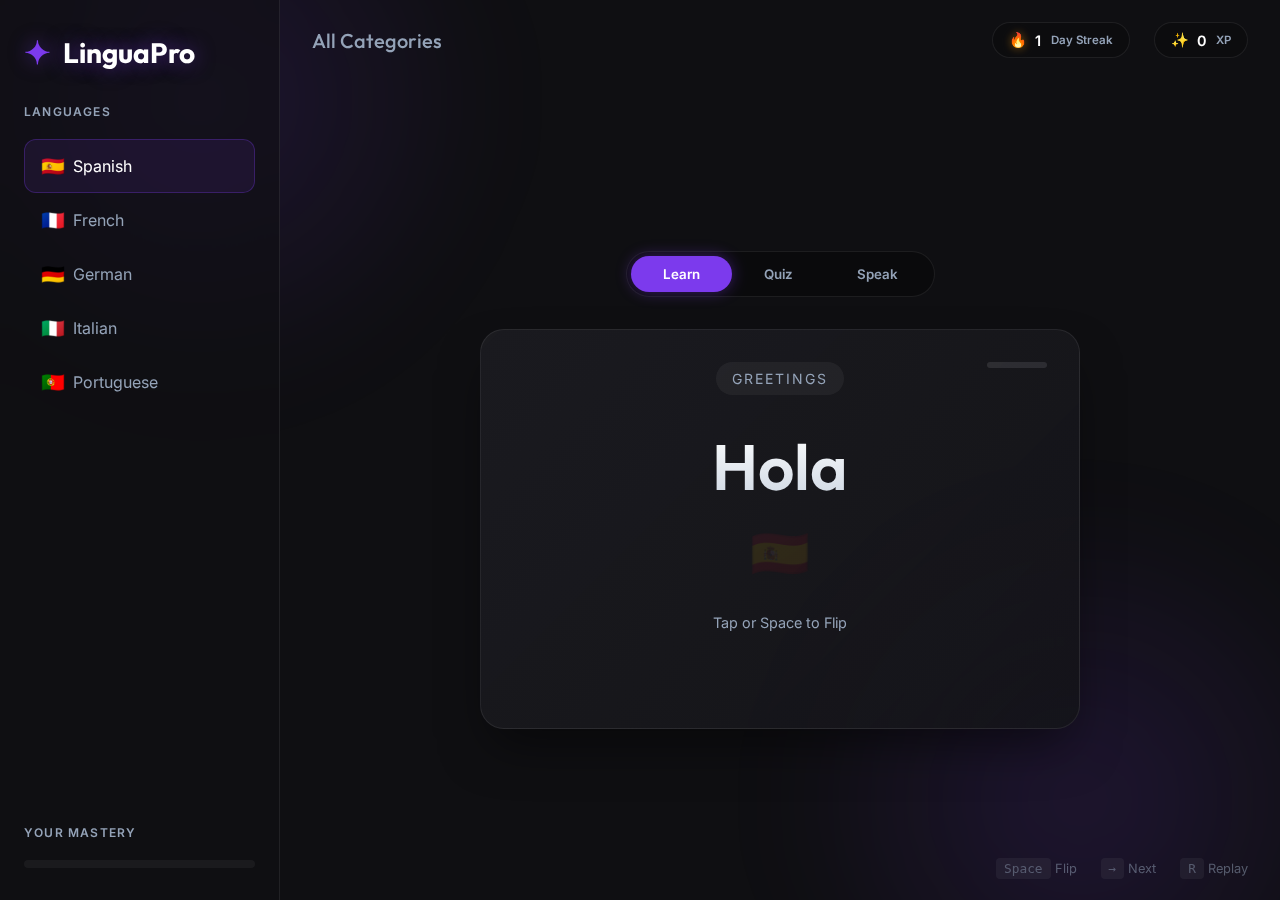
<file: CodeAlpha_LanguageLearningApp/language-learning-app/index.html>
<!DOCTYPE html>
<html lang="en">

<head>
    <meta charset="UTF-8">
    <meta name="viewport" content="width=device-width, initial-scale=1.0">
    <title>LinguaPro | Mastery Edition</title>
    <link rel="preconnect" href="https://fonts.googleapis.com">
    <link rel="preconnect" href="https://fonts.gstatic.com" crossorigin>
    <link
        href="https://fonts.googleapis.com/css2?family=Outfit:wght@500;600;700&family=Inter:wght@300;400;500;600&display=swap"
        rel="stylesheet">
    <link rel="stylesheet" href="css/styles.css?v=2">
    <script>
        window.addEventListener('error', function (event) {
            alert("Global Error: " + event.message + "\nAt: " + event.filename + ":" + event.lineno);
            console.error("Global Error:", event);
        });
    </script>
</head>

<body>
    <div class="ambient-light ambient-1"></div>
    <div class="ambient-light ambient-2"></div>
    <canvas id="confetti-canvas"></canvas>

    <div class="app-container">
        <!-- Sidebar -->
        <aside class="sidebar">
            <div class="brand">
                <span style="color:var(--primary); font-size: 2rem">✦</span>
                LinguaPro
            </div>

            <div class="nav-section">
                <div class="nav-label">Languages</div>
                <div id="lang-list">
                    <!-- Injected JS -->
                </div>
            </div>

            <div class="nav-section" style="margin-top:auto">
                <div class="nav-label">Your Mastery</div>
                <div style="background: rgba(255,255,255,0.05); height: 8px; border-radius: 4px; overflow: hidden;">
                    <div id="mastery-total-bar"
                        style="width: 0%; height: 100%; background: var(--success); transition: width 1s ease;"></div>
                </div>
            </div>
        </aside>

        <!-- Header -->
        <header class="header">
            <h2 id="current-category-title" style="font-size: 1.25rem; font-weight: 500; color: var(--text-muted)">All
                Categories</h2>
            <div class="stats-container">
                <div class="stat-badge">
                    <span class="streak-fire">🔥</span>
                    <span id="streak-counter">0</span>
                    <span style="color:var(--text-muted); font-size: 0.8em; margin-left: 2px">Day Streak</span>
                </div>
                <div class="stat-badge">
                    <span class="xp-star">✨</span>
                    <span id="xp-counter">0</span>
                    <span style="color:var(--text-muted); font-size: 0.8em; margin-left: 2px">XP</span>
                </div>
            </div>
        </header>

        <!-- Main Stage -->
        <main class="main-stage">
            <div class="mode-tabs">
                <button class="tab-btn active" onclick="window.app.setMode('flashcard')">Learn</button>
                <button class="tab-btn" onclick="window.app.setMode('quiz')">Quiz</button>
                <button class="tab-btn" onclick="window.app.setMode('pronounce')">Speak</button>
            </div>

            <div id="stage-content" style="width: 100%; display: flex; justify-content: center; position: relative;">
                <!-- Content injected here -->
            </div>

            <div class="kbd-hints">
                <span><span class="kbd">Space</span> Flip</span>
                <span><span class="kbd">→</span> Next</span>
                <span><span class="kbd">R</span> Replay</span>
            </div>

            <div id="feedback-toast"
                style="position:fixed; bottom: 3rem; background: var(--bg-deep); border: 1px solid var(--border-glass); padding: 1rem 2rem; border-radius: 50px; transform: translateY(100px); opacity: 0; transition: all 0.3s; box-shadow: 0 10px 30px rgba(0,0,0,0.5);">
                Correct!
            </div>
        </main>
    </div>

    <script src="js/app.js?v=2"></script>
</body>

</html>
</file>
<file: CodeAlpha_LanguageLearningApp/language-learning-app/css/styles.css>
:root {
    /* Palette */
    --bg-deep: #0f0f12;
    --bg-panel: rgba(255, 255, 255, 0.03);
    --bg-panel-hover: rgba(255, 255, 255, 0.07);
    --border-glass: rgba(255, 255, 255, 0.08);

    --primary: #7c3aed;
    --primary-glow: rgba(124, 58, 237, 0.4);
    --primary-dark: #6d28d9;

    --success: #10b981;
    --error: #ef4444;
    --warning: #f59e0b;

    --text-main: #ffffff;
    --text-muted: #94a3b8;

    /* Spacing & Radius */
    --radius-xl: 24px;
    --radius-lg: 16px;
    --radius-md: 12px;
    --container-width: 1200px;
}

/* --- Reset & Base --- */
* {
    box-sizing: border-box;
    margin: 0;
    padding: 0;
    user-select: none;
}

body {
    font-family: 'Inter', sans-serif;
    background-color: var(--bg-deep);
    color: var(--text-main);
    height: 100vh;
    overflow: hidden;
    /* App-like feel */
    display: flex;
}

/* --- Typography --- */
h1,
h2,
h3,
.brand {
    font-family: 'Outfit', sans-serif;
}

/* --- Animations --- */
@keyframes blob {
    0% {
        transform: translate(0px, 0px) scale(1);
    }

    33% {
        transform: translate(30px, -50px) scale(1.1);
    }

    66% {
        transform: translate(-20px, 20px) scale(0.9);
    }

    100% {
        transform: translate(0px, 0px) scale(1);
    }
}

@keyframes shake {

    0%,
    100% {
        transform: translateX(0);
    }

    20%,
    60% {
        transform: translateX(-5px);
    }

    40%,
    80% {
        transform: translateX(5px);
    }
}

@keyframes pop {
    0% {
        transform: scale(0.95);
        opacity: 0.5;
    }

    100% {
        transform: scale(1);
        opacity: 1;
    }
}

.animate-shake {
    animation: shake 0.4s cubic-bezier(.36, .07, .19, .97) both;
}

.animate-pop {
    animation: pop 0.3s cubic-bezier(0.175, 0.885, 0.32, 1.275);
}

/* --- Background Decoration --- */
.ambient-light {
    position: fixed;
    width: 600px;
    height: 600px;
    background: radial-gradient(circle, rgba(124, 58, 237, 0.15) 0%, rgba(0, 0, 0, 0) 70%);
    border-radius: 50%;
    z-index: -1;
    filter: blur(50px);
    animation: blob 20s infinite alternate;
}

.ambient-1 {
    top: -200px;
    left: -100px;
}

.ambient-2 {
    bottom: -200px;
    right: -100px;
    animation-delay: -10s;
}

/* --- Layout Grid --- */
.app-container {
    width: 100%;
    max-width: 100%;
    height: 100vh;
    display: grid;
    grid-template-columns: 280px 1fr;
    grid-template-rows: 80px 1fr;
    gap: 0;
}

/* --- Header --- */
.header {
    grid-column: 2;
    display: flex;
    align-items: center;
    justify-content: space-between;
    padding: 0 2rem;
}

.stats-container {
    display: flex;
    gap: 1.5rem;
}

.stat-badge {
    display: flex;
    align-items: center;
    gap: 0.5rem;
    background: rgba(0, 0, 0, 0.2);
    padding: 0.5rem 1rem;
    border-radius: 100px;
    border: 1px solid var(--border-glass);
    font-size: 0.9rem;
    font-weight: 600;
}

.streak-fire {
    color: var(--warning);
    filter: drop-shadow(0 0 5px rgba(245, 158, 11, 0.5));
}

.xp-star {
    color: var(--primary);
}

/* --- Sidebar --- */
.sidebar {
    grid-row: 1 / -1;
    background: rgba(15, 15, 18, 0.6);
    backdrop-filter: blur(20px);
    -webkit-backdrop-filter: blur(20px);
    border-right: 1px solid var(--border-glass);
    padding: 2rem 1.5rem;
    display: flex;
    flex-direction: column;
    gap: 2rem;
    z-index: 10;
}

.brand {
    font-size: 1.75rem;
    font-weight: 700;
    display: flex;
    align-items: center;
    gap: 0.75rem;
    color: var(--text-main);
    text-shadow: 0 0 20px rgba(124, 58, 237, 0.5);
}

.nav-section {
    display: flex;
    flex-direction: column;
    gap: 0.75rem;
}

.nav-label {
    font-size: 0.75rem;
    text-transform: uppercase;
    letter-spacing: 0.1em;
    color: var(--text-muted);
    font-weight: 600;
    margin-bottom: 0.5rem;
}

.nav-item {
    display: flex;
    align-items: center;
    justify-content: space-between;
    padding: 0.875rem 1rem;
    border-radius: var(--radius-md);
    color: var(--text-muted);
    cursor: pointer;
    transition: all 0.2s;
    border: 1px solid transparent;
}

.nav-item:hover {
    background: var(--bg-panel-hover);
    color: var(--text-main);
    transform: translateX(4px);
}

.nav-item.active {
    background: rgba(124, 58, 237, 0.1);
    border-color: rgba(124, 58, 237, 0.3);
    color: var(--text-main);
}

.mastery-mini {
    font-size: 0.75rem;
    padding: 2px 6px;
    background: rgba(255, 255, 255, 0.1);
    border-radius: 4px;
}

/* --- Main Stage --- */
.start-screen {
    display: flex;
    flex-direction: column;
    align-items: center;
    justify-content: center;
    height: 100%;
    text-align: center;
    gap: 2rem;
}

.main-stage {
    grid-column: 2;
    padding: 2rem;
    display: flex;
    flex-direction: column;
    align-items: center;
    justify-content: center;
    position: relative;
}

/* --- Mode Switcher --- */
.mode-tabs {
    margin-bottom: 2rem;
    display: flex;
    background: rgba(0, 0, 0, 0.3);
    padding: 4px;
    border-radius: 100px;
    border: 1px solid var(--border-glass);
}

.tab-btn {
    padding: 0.6rem 2rem;
    border-radius: 100px;
    border: none;
    background: transparent;
    color: var(--text-muted);
    cursor: pointer;
    font-weight: 600;
    transition: all 0.2s;
    font-family: inherit;
}

.tab-btn.active {
    background: var(--primary);
    color: #fff;
    box-shadow: 0 0 15px var(--primary-glow);
}

/* --- Flashcard Component --- */
.card-scene {
    width: 100%;
    max-width: 600px;
    height: 400px;
    perspective: 2000px;
}

.card {
    width: 100%;
    height: 100%;
    position: relative;
    transform-style: preserve-3d;
    transition: transform 0.6s cubic-bezier(0.4, 0.2, 0.2, 1);
    cursor: pointer;
}

.card.flipped {
    transform: rotateY(180deg);
}

.card-face {
    position: absolute;
    width: 100%;
    height: 100%;
    backface-visibility: hidden;
    border-radius: var(--radius-xl);
    background: linear-gradient(135deg, rgba(30, 30, 35, 0.8) 0%, rgba(20, 20, 25, 0.9) 100%);
    backdrop-filter: blur(12px);
    border: 1px solid var(--border-glass);
    display: flex;
    flex-direction: column;
    align-items: center;
    justify-content: center;
    padding: 3rem;
    text-align: center;
    box-shadow: 0 25px 50px -12px rgba(0, 0, 0, 0.5);
}

.card-face.back {
    transform: rotateY(180deg);
    border-color: var(--primary);
}

.card-category {
    position: absolute;
    top: 2rem;
    font-size: 0.875rem;
    text-transform: uppercase;
    letter-spacing: 0.15em;
    color: var(--text-muted);
    background: rgba(255, 255, 255, 0.05);
    padding: 0.5rem 1rem;
    border-radius: 100px;
}

.card-level {
    position: absolute;
    top: 2rem;
    right: 2rem;
    height: 6px;
    width: 60px;
    background: rgba(255, 255, 255, 0.1);
    border-radius: 10px;
    overflow: hidden;
}

.level-fill {
    height: 100%;
    background: var(--success);
}

.word-display {
    font-family: 'Outfit', sans-serif;
    font-size: 4rem;
    /* Big impact */
    font-weight: 600;
    margin-bottom: 1rem;
    background: linear-gradient(to bottom, #ffffff, #cbd5e1);
    -webkit-background-clip: text;
    background-clip: text;
    -webkit-text-fill-color: transparent;
}

.word-translation {
    font-size: 2.5rem;
    color: var(--primary);
    font-weight: 600;
    margin-bottom: 2rem;
}

.example-sentence {
    font-size: 1.1rem;
    color: var(--text-muted);
    font-style: italic;
    line-height: 1.6;
    max-width: 80%;
}

/* --- Audio Button --- */
.btn-audio {
    width: 64px;
    height: 64px;
    border-radius: 50%;
    background: rgba(255, 255, 255, 0.05);
    border: 1px solid var(--border-glass);
    color: var(--text-main);
    display: flex;
    align-items: center;
    justify-content: center;
    margin-top: auto;
    cursor: pointer;
    transition: all 0.2s;
}

.btn-audio:hover {
    background: var(--primary);
    box-shadow: 0 0 20px var(--primary-glow);
    border-color: transparent;
    transform: scale(1.05);
}

/* --- Quiz Interface --- */
.quiz-container {
    width: 100%;
    max-width: 700px;
}

.quiz-question {
    font-size: 2.5rem;
    font-weight: 700;
    text-align: center;
    margin-bottom: 3rem;
    color: #fff;
}

.quiz-grid {
    display: grid;
    grid-template-columns: 1fr 1fr;
    gap: 1.5rem;
}

.quiz-btn {
    padding: 2rem;
    background: rgba(255, 255, 255, 0.03);
    border: 1px solid var(--border-glass);
    border-radius: var(--radius-lg);
    color: var(--text-muted);
    font-size: 1.25rem;
    cursor: pointer;
    transition: all 0.2s;
    text-align: left;
    position: relative;
    overflow: hidden;
}

.quiz-btn:hover {
    background: rgba(255, 255, 255, 0.08);
    color: #fff;
    transform: translateY(-2px);
}

.quiz-btn.correct {
    background: rgba(16, 185, 129, 0.2) !important;
    border-color: var(--success);
    color: #fff;
}

.quiz-btn.incorrect {
    background: rgba(239, 68, 68, 0.2) !important;
    border-color: var(--error);
    color: #fff;
}

/* --- Pronunciation Mode --- */
.mic-container {
    display: flex;
    flex-direction: column;
    align-items: center;
    gap: 2rem;
    margin-top: 2rem;
}

.mic-btn {
    width: 100px;
    height: 100px;
    border-radius: 50%;
    background: rgba(255, 255, 255, 0.05);
    border: 2px solid var(--border-glass);
    color: var(--text-main);
    font-size: 2rem;
    cursor: pointer;
    transition: all 0.3s;
    display: flex;
    align-items: center;
    justify-content: center;
}

.mic-btn.listening {
    background: var(--error);
    box-shadow: 0 0 0 10px rgba(239, 68, 68, 0.2);
    animation: pulse-red 1.5s infinite;
}

@keyframes pulse-red {
    0% {
        box-shadow: 0 0 0 0 rgba(239, 68, 68, 0.4);
    }

    70% {
        box-shadow: 0 0 0 20px rgba(239, 68, 68, 0);
    }

    100% {
        box-shadow: 0 0 0 0 rgba(239, 68, 68, 0);
    }
}

/* --- Footer SRS Controls --- */
.srs-controls {
    position: absolute;
    bottom: 2rem;
    display: flex;
    gap: 1rem;
    opacity: 0;
    transform: translateY(20px);
    transition: all 0.3s;
    pointer-events: none;
}

.card.flipped~.srs-controls {
    opacity: 1;
    transform: translateY(0);
    pointer-events: all;
}

.srs-btn {
    padding: 1rem 2.5rem;
    border-radius: 100px;
    border: none;
    font-weight: 600;
    cursor: pointer;
    transition: all 0.2s;
    text-transform: uppercase;
    letter-spacing: 0.05em;
    font-size: 0.9rem;
}

.srs-hard {
    background: #333;
    color: #fff;
    border: 1px solid var(--border-glass);
}

.srs-hard:hover {
    background: var(--error);
    border-color: transparent;
}

.srs-easy {
    background: var(--text-main);
    color: #000;
}

.srs-easy:hover {
    background: var(--success);
    color: #fff;
    transform: translateY(-2px);
    box-shadow: 0 0 20px rgba(16, 185, 129, 0.4);
}

/* --- Keyboard Hints --- */
.kbd-hints {
    position: fixed;
    bottom: 1.5rem;
    right: 2rem;
    display: flex;
    gap: 1.5rem;
    color: var(--text-muted);
    font-size: 0.8rem;
    opacity: 0.5;
}

.kbd {
    background: rgba(255, 255, 255, 0.1);
    padding: 0.2rem 0.5rem;
    border-radius: 4px;
    font-family: monospace;
}

/* Mobile */
@media (max-width: 900px) {
    .app-container {
        display: flex;
        flex-direction: column;
        height: 100vh;
        overflow-y: auto;
        overflow-x: hidden;
    }

    .sidebar {
        flex-direction: row;
        overflow-x: auto;
        white-space: nowrap;
        padding: 1rem;
        border-right: none;
        border-bottom: 1px solid var(--border-glass);
        flex-shrink: 0;
        align-items: center;
        gap: 1.5rem;
    }

    .nav-section {
        flex-direction: row;
        gap: 0.5rem;
    }

    /* Hide non-critical labels on mobile to save space */
    .nav-label {
        display: none;
    }

    .brand {
        margin-right: 1rem;
        font-size: 1.25rem;
    }

    .header {
        grid-column: auto;
        flex-direction: column;
        align-items: flex-start;
        gap: 1rem;
        padding: 1.5rem 1rem 0;
    }

    .stats-container {
        width: 100%;
        justify-content: flex-start;
        gap: 2rem;
    }

    .main-stage {
        grid-column: auto;
        padding: 1.5rem 1rem;
        display: flex;
        flex-direction: column;
        justify-content: flex-start;
        min-height: auto;
    }

    .tab-btn {
        padding: 0.6rem 1.2rem;
        font-size: 0.9rem;
    }

    .card-scene {
        height: 320px;
        margin-top: 1rem;
    }

    .card-face {
        padding: 1.5rem;
    }

    .word-display {
        font-size: 3rem;
    }

    .quiz-question {
        font-size: 1.75rem;
    }

    .quiz-grid {
        grid-template-columns: 1fr;
    }

    .kbd-hints {
        display: none;
    }
}

/* --- Canvas Confetti --- */
#confetti-canvas {
    position: fixed;
    top: 0;
    left: 0;
    width: 100%;
    height: 100%;
    pointer-events: none;
    z-index: 100;
}
</file>
